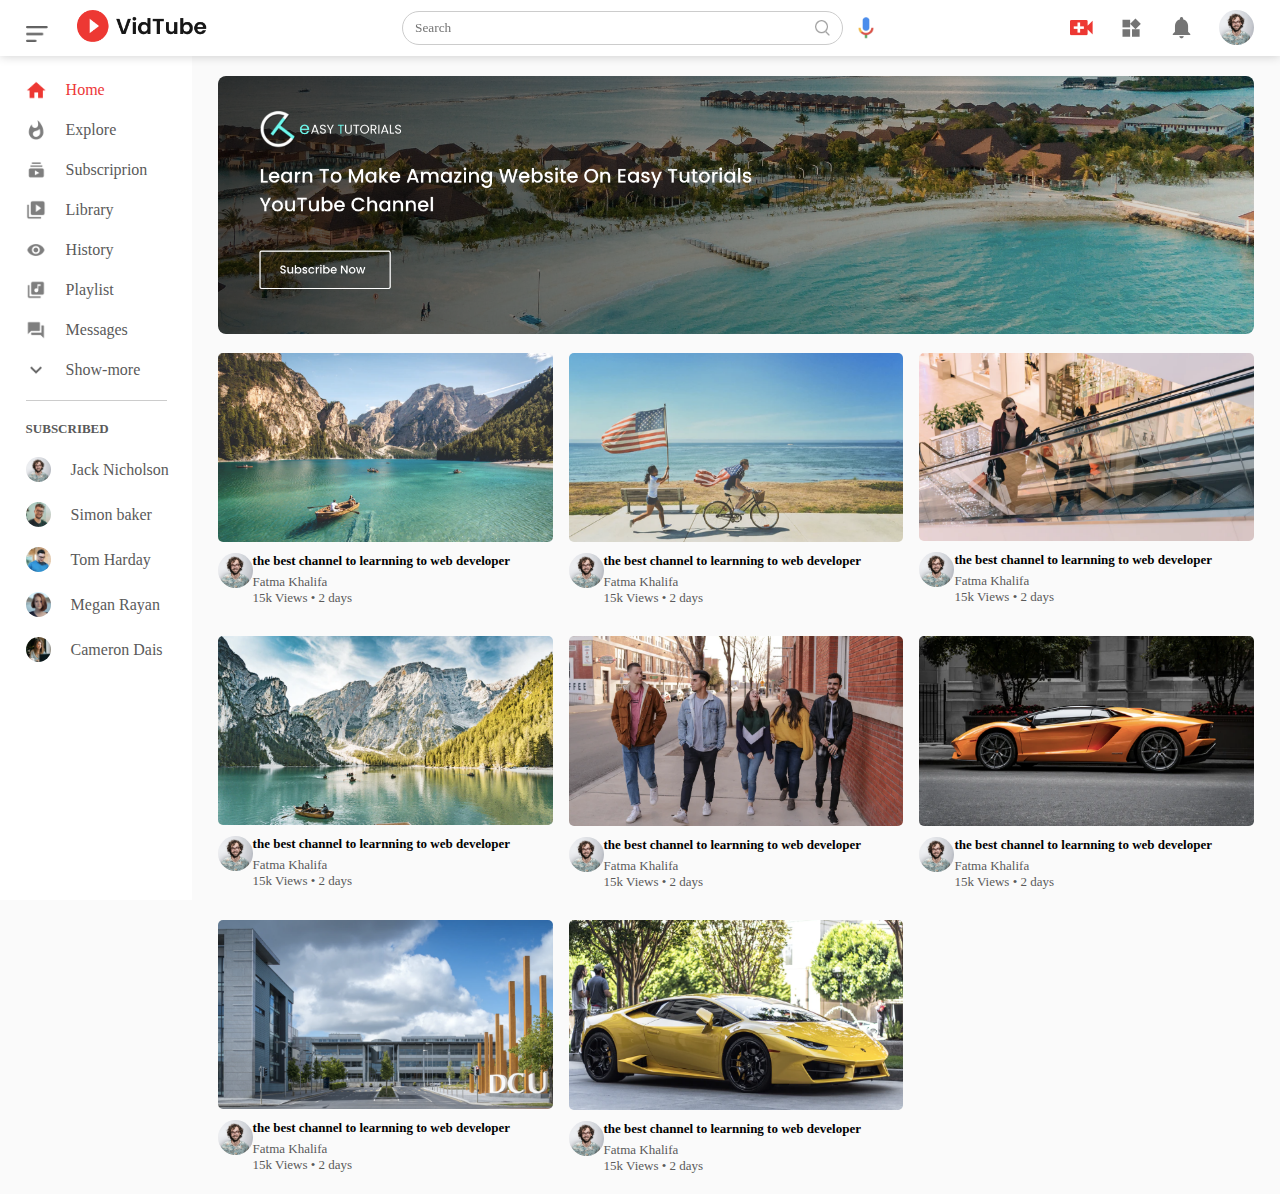
<file: index.html>
<!DOCTYPE html>
<html lang="en">
<head>
    <meta charset="UTF-8">
    <meta http-equiv="X-UA-Compatible" content="IE=edge">
    <meta name="viewport" content="width=device-width, initial-scale=1.0">
    <title>Video Sharing website - Fatma khalifa</title>
    <link rel ="stylesheet" href="style.css">
</head>
<body>
    <nav class="flex-div">
        <div class="nav-left">
            <img src="images/menu.png" class="menu-icon">
            <img src="images/logo.png" class="logo">
        </div>
        <div class="nav-middle flex-div">
            <div class="search-box flex-div">
                <input type="text" placeholder="Search">
                <img src="images/search.png" >
            </div>
            <img src="images/voice-search.png" class="mic-icon">

        </div>
        <div class="nav-right flex-div">
            <img src="images/upload.png">
            <img src="images/more.png">
            <img src="images/notification.png">
            <img src="images/Jack.png" class="user-icon">  <!-- .nav-right .user-icon لتدوير صورة المستخدم -->
            
        </div>

    </nav>
<!---------sidebar---------->
    <div class="sidebar">
        <div class="shortcut-links">
            <a href=""><img src="images/home.png"><p>Home</p></a>
            <a href=""><img src="images/explore.png"><p>Explore</p></a>
            <a href=""><img src="images/subscriprion.png"><p>Subscriprion</p></a>
            <a href=""><img src="images/library.png"><p>Library</p></a>
            <a href=""><img src="images/history.png"><p>History</p></a>
            <a href=""><img src="images/playlist.png"><p>Playlist</p></a>
            <a href=""><img src="images/messages.png"><p>Messages</p></a>
            <a href=""><img src="images/show-more.png"><p>Show-more</p></a>
            <hr>
        </div>
        <div class="subscribed-list">
            <h3>SUBSCRIBED</h3>
            <a href=""><img src="images/Jack.png"><p>Jack Nicholson</p></a>
            <a href=""><img src="images/simon.png"><p>Simon baker</p></a>
            <a href=""><img src="images/tom.png"><p>Tom Harday</p></a>
            <a href=""><img src="images/megan.png"><p>Megan Rayan</p></a>
            <a href=""><img src="images/cameron.png"><p>Cameron Dais</p></a>

        </div>
    </div>
    <!--------main------>
    <div class="container">
        <div class="banner">
            <img src="images/banner.png">

        </div> 
        <div class="list-container">
            <div class="vid-list">
                <a href="play-video.html"> <img src="images/thumbnail1.png" class="thumbail"></a>
               
                <div class="flex-div">
                    <img src="images/Jack.png">
                    <div class="vid-info">
                        <a href="play-video.html">the best channel to learnning to web developer</a>
                        <p>Fatma Khalifa</p>
                        <p>15k Views &bull; 2 days</p>
                    </div>
                </div>
            </div>

                <div class="vid-list">
                    <a href=""> <img src="images/thumbnail2.png" class="thumbail"></a>
                   
                    <div class="flex-div">
                        <img src="images/Jack.png">
                        <div class="vid-info">
                            <a href="">the best channel to learnning to web developer</a>
                            <p>Fatma Khalifa</p>
                            <p>15k Views &bull; 2 days</p>
                        </div>
                    </div>
                </div>

                    <div class="vid-list">
                        <a href=""> <img src="images/thumbnail3.png" class="thumbail"></a>
                       
                        <div class="flex-div">
                            <img src="images/Jack.png">
                            <div class="vid-info">
                                <a href="">the best channel to learnning to web developer</a>
                                <p>Fatma Khalifa</p>
                                <p>15k Views &bull; 2 days</p>
                            </div>
                        </div>
                    </div>

                        <div class="vid-list">
                            <a href=""> <img src="images/thumbnail4.png" class="thumbail"></a>
                           
                            <div class="flex-div">
                                <img src="images/Jack.png">
                                <div class="vid-info">
                                    <a href="">the best channel to learnning to web developer</a>
                                    <p>Fatma Khalifa</p>
                                    <p>15k Views &bull; 2 days</p>
                                </div>
                            </div>
                        </div>
                            <div class="vid-list">
                                <a href=""> <img src="images/thumbnail5.png" class="thumbail"></a>
                               
                                <div class="flex-div">
                                    <img src="images/Jack.png">
                                    <div class="vid-info">
                                        <a href="">the best channel to learnning to web developer</a>
                                        <p>Fatma Khalifa</p>
                                        <p>15k Views &bull; 2 days</p>
                                    </div>
                                </div>
                            </div>
                                <div class="vid-list">
                                    <a href=""> <img src="images/thumbnail6.png" class="thumbail"></a>
                                   
                                    <div class="flex-div">
                                        <img src="images/Jack.png">
                                        <div class="vid-info">
                                            <a href="">the best channel to learnning to web developer</a>
                                            <p>Fatma Khalifa</p>
                                            <p>15k Views &bull; 2 days</p>
                                        </div>
                                    </div>
                                </div>
                                    <div class="vid-list">
                                        <a href=""> <img src="images/thumbnail7.png" class="thumbail"></a>
                                       
                                        <div class="flex-div">
                                            <img src="images/Jack.png">
                                            <div class="vid-info">
                                                <a href="">the best channel to learnning to web developer</a>
                                                <p>Fatma Khalifa</p>
                                                <p>15k Views &bull; 2 days</p>
                                            </div>
                                        </div>
                                    </div>
                                        <div class="vid-list">
                                            <a href=""> <img src="images/thumbnail8.png" class="thumbail"></a>
                                           
                                            <div class="flex-div">
                                                <img src="images/Jack.png">
                                                <div class="vid-info">
                                                    <a href="">the best channel to learnning to web developer</a>
                                                    <p>Fatma Khalifa</p>
                                                    <p>15k Views &bull; 2 days</p>
                                                </div>
                                            </div>
            </div>
        </div>


    </div>

    <script src="script.js"> </script>
</body>
</html>
</file>
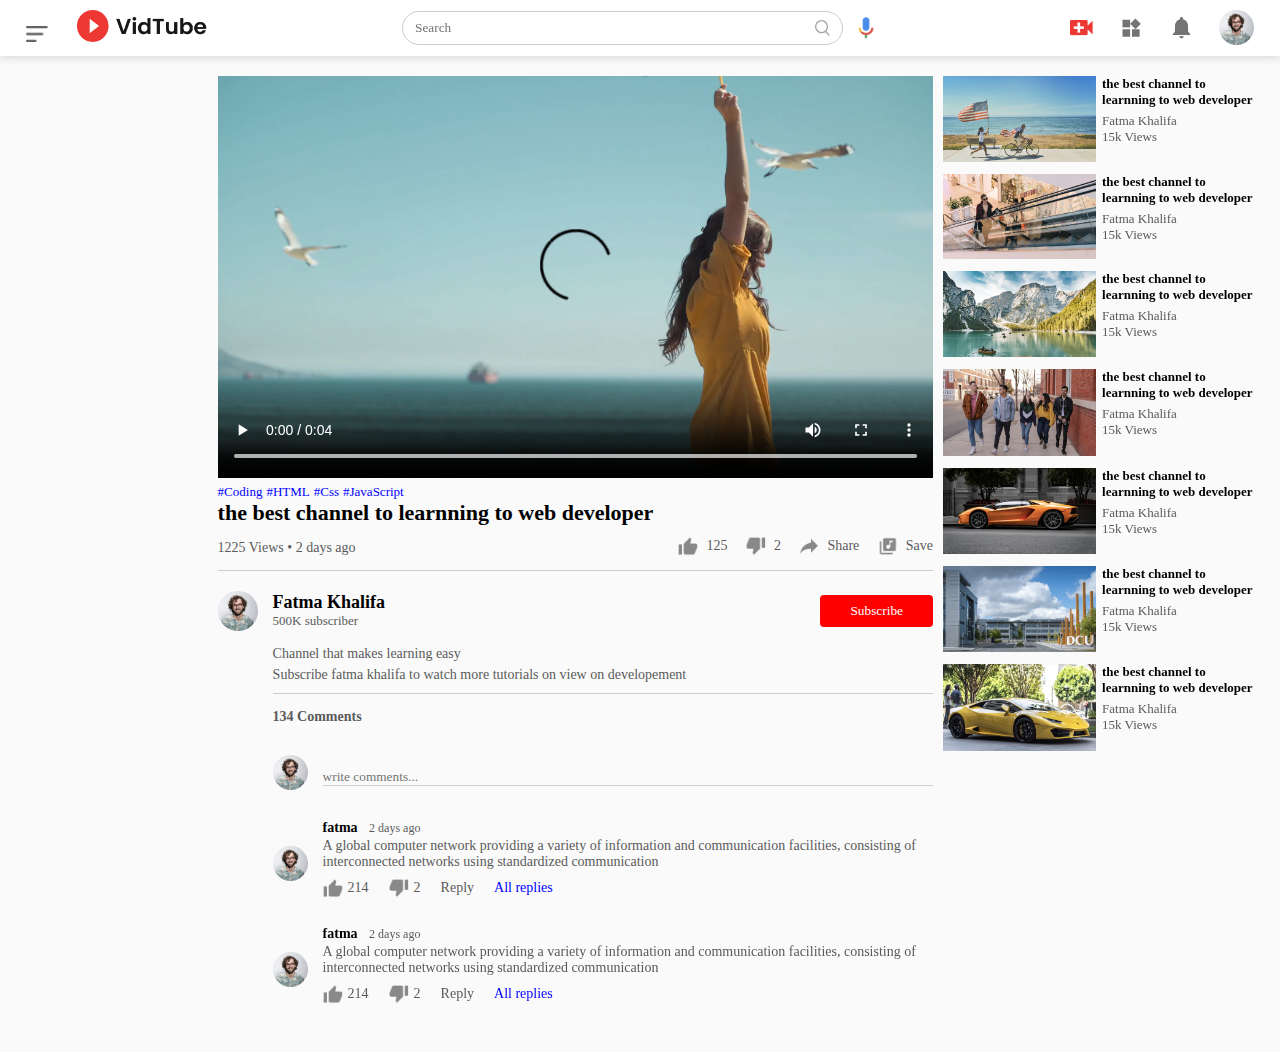
<file: play-video.html>
<!DOCTYPE html>
<html lang="en">
<head>
    <meta charset="UTF-8">
    <meta http-equiv="X-UA-Compatible" content="IE=edge">
    <meta name="viewport" content="width=device-width, initial-scale=1.0">
    <title>Play Video - Fatma khalifa</title>
    <link rel ="stylesheet" href="style.css">
</head>
<body>
    <nav class="flex-div">
        <div class="nav-left">
            <img src="images/menu.png" class="menu-icon">
            <img src="images/logo.png" class="logo">
        </div>
        <div class="nav-middle flex-div">
            <div class="search-box flex-div">
                <input type="text" placeholder="Search">
                <img src="images/search.png" >
            </div>
        
            <img src="images/voice-search.png" class="mic-icon">

        </div>
        <div class="nav-right flex-div">
            <img src="images/upload.png">
            <img src="images/more.png">
            <img src="images/notification.png">
            <img src="images/Jack.png" class="user-icon">  <!-- .nav-right .user-icon لتدوير صورة المستخدم -->
            
        </div>
    </nav>
        <div class="container paly-container">
            <div class="row">
                <div class="play-video">
                    <video controls outoplay>
                        <source src="images/video.mp4" type="video/mp4">
                    </video>
                    <div class="tags">
                        <a href="">#Coding</a>  <a href="">#HTML</a>  <a href="">#Css</a>  <a href="">#JavaScript</a>

                    </div> 
                    <h3>the best channel to learnning to web developer</h3>  
                    <div class="play-video-info">
                        <p>1225 Views &bull; 2 days ago</p>
                        <div>
                        <a href=""><img src="images/like.png">125</a>
                        <a href=""><img src="images/dislike.png">2</a>
                        <a href=""><img src="images/share.png">Share</a>
                        <a href=""><img src="images/save.png">Save</a>
                    </div> 
                </div>
                <hr> 
                <div class="publisher">
                 <img src="images/Jack.png">   
                 <div>
                     <p>Fatma Khalifa</p>
                     <span>500K subscriber </span>
                 </div> 
                 <button type="button">Subscribe</button>   
                </div> 
               <div class="vid-discription">
                   <p>Channel that makes learning easy</p>
                   <p>Subscribe fatma khalifa to watch more tutorials on view on developement</p>
                   <hr>
                   <h4>134 Comments</h4>
                   <div class="add-comments">
                       <img src="images/Jack.png" >
                       <input type="text" placeholder="write comments...">
                   </div>
                   <div class="old-comment">
                    <img src="images/Jack.png" >
                    <div>
                        <h3>fatma <span>2 days ago</span></h3>
                        <p>A global computer network providing a variety of information and communication facilities, consisting of
                             interconnected networks using standardized communication</p>
                             <div class="acomment-action">
                                 <img src="images/like.png" >
                                 <span>214</span>
                                 <img src="images/dislike.png" >
                                 <span>2</span>
                                 <span>Reply</span>
                                 <a href="">All replies</a>

                             </div>
                    </div>
                   </div>

                   <div class="old-comment">
                    <img src="images/Jack.png" >
                    <div>
                        <h3>fatma <span>2 days ago</span></h3>
                        <p>A global computer network providing a variety of information and communication facilities, consisting of
                             interconnected networks using standardized communication</p>
                             <div class="acomment-action">
                                 <img src="images/like.png" >
                                 <span>214</span>
                                 <img src="images/dislike.png" >
                                 <span>2</span>
                                 <span>Reply</span>
                                 <a href="">All replies</a>

                             </div>
                    </div>
                   </div>
               </div>
               



                </div>
                <div class="right-sidebar">
                    <div class="side-video-list">
                            <a href="" class="small-thumbnail"> <img src="images/thumbnail2.png" class="thumbail"></a>
                            <div class="vid-info">
                            <a href="">the best channel to learnning to web developer</a>
                            <p>Fatma Khalifa</p>
                        <p>15k Views</p>
                        </div>
                    </div>
              



                    <div class="side-video-list">
                        <a href="" class="small-thumbnail"> <img src="images/thumbnail3.png" class="thumbail"></a>
                        <div class="vid-info">
                        <a href="">the best channel to learnning to web developer</a>
                        <p>Fatma Khalifa</p>
                    <p>15k Views</p>
                    </div>
                </div>


                <div class="side-video-list">
                    <a href="" class="small-thumbnail"> <img src="images/thumbnail4.png" class="thumbail"></a>
                    <div class="vid-info">
                    <a href="">the best channel to learnning to web developer</a>
                    <p>Fatma Khalifa</p>
                <p>15k Views</p>
                </div>
            </div>


            <div class="side-video-list">
                <a href="" class="small-thumbnail"> <img src="images/thumbnail5.png" class="thumbail"></a>
                <div class="vid-info">
                <a href="">the best channel to learnning to web developer</a>
                <p>Fatma Khalifa</p>
            <p>15k Views</p>
            </div>
        </div>

        <div class="side-video-list">
            <a href="" class="small-thumbnail"> <img src="images/thumbnail6.png" class="thumbail"></a>
            <div class="vid-info">
            <a href="">the best channel to learnning to web developer</a>
            <p>Fatma Khalifa</p>
        <p>15k Views</p>
        </div>
    </div>

            <div class="side-video-list">
                <a href="" class="small-thumbnail"> <img src="images/thumbnail7.png" class="thumbail"></a>
                <div class="vid-info">
                <a href="">the best channel to learnning to web developer</a>
                <p>Fatma Khalifa</p>
            <p>15k Views</p>
            </div>
        </div>

        <div class="side-video-list">
            <a href="" class="small-thumbnail"> <img src="images/thumbnail8.png" class="thumbail"></a>
            <div class="vid-info">
            <a href="">the best channel to learnning to web developer</a>
            <p>Fatma Khalifa</p>
        <p>15k Views</p>
        </div>
    </div>



                </div>
            </div>
        </div>

    
</body>
</html>
</file>
<file: style.css>
*

{
    padding: 0;
    margin: 0;
    font-family: 'poppins','sans-serif';
    box-sizing:border-box ;
}
a{
    text-decoration: none;
    color: #5a5a5a;

}
img{
    cursor: pointer;

}
.flex-div{
    display: flex;
    align-items: center;
}
nav{
    padding: 10px 2%;
    justify-content: space-between ;
    box-shadow:  0 0 10px rgba(0, 0, 0, 0.2);
    background: #fff;
    position: sticky;
    top: 0;
    z-index : 10;
}
.nav-right img{
    width: 25px;
    margin-right: 25px;

}
.nav-right .user-icon{
    width: 35px;
    border-radius: 50%;
    margin-right: 0;
    

} /*  تدوير الصورة  */
.nav-left .menu-icon{
    width: 22px;
    margin-right: 25px;
}
.nav-left .logo{
    width: 130px;
}
.nav-middle .mic-icon{
    width: 16px;
}
.nav-middle .search-box{
    border: 1px solid #ccc;
    margin-right: 15px;
    padding: 8px 12px;
    border-radius: 25px;

}
.nav-middle .search-box input{
    width: 400px;
    border: 0;
    outline: 0;
    background: transparent;
}
.nav-middle .search-box img{
    width: 15px;
}
/*--------sidebar--------*/
.sidebar{
    background: #fff;
    width: 15%;
    height: 100vh;
    position: fixed;
    top: 0;
    padding-left: 2%;
    padding-top: 80px;
}
.shortcut-links a img{
width: 20px;
margin-right: 20px;
}
.shortcut-links a{
    display: flex;
    align-items: center;
    margin-bottom: 20px;
    width: fit-content;
    flex-wrap: wrap;
}
.shortcut-links a:first-child{
    color: #ed3838;
}
.sidebar hr{
    border: 0;
    height: 1px;
    background-color: #ccc;
    width: 85%;
}
.subscribed-list h3{
    font-size: 13px;
    margin: 20px 0;
    color: #5a5a5a;

}
.subscribed-list a{
    display: flex;
    align-items: center;
    margin-bottom: 20px;
    width: fit-content;
    flex-wrap: wrap;
}
.subscribed-list a img{
    width: 25px;
    border-radius: 50%; /*تدوير الصورة */
    margin-right: 20px;/* بعد النص عن الصورة */
}
/* اسم الكلاس اللي في ملف الجافا سكريبت*/
.small-sidebar{
    width: 5%;

}
/*في خال اختفاء واظهار الفائمة الجانية*/
.small-sidebar a p{
    display: none;
}
.small-sidebar h3{
    display: none;
}
.small-sidebar hr{
  width: 50%;  
  margin-bottom: 25px-;
}
/*----main-------*/
.container{
    background: #fafafa;
    padding-left: 17%;
    padding-right: 2%;
    padding-top: 20px;
    padding-bottom: 20px;

}
.large-container{
    padding-left: 7%;  
}
.banner{
    width: 100%;

}
.banner img{
    width: 100%;
    border-radius: 8px;
}
.list-container{
    display: grid;
    grid-template-columns: repeat(auto-fit, minmax(250px, 1fr));
    grid-column-gap: 16px;
    grid-row-gap: 30px;
    margin-top: 15px;
}
.vid-list .thumbail{
    width: 100%;
    border-radius: 5px;
}
.vid-list .flex-div{
    align-items: flex-start;
    margin-top: 7px;

}
.vid-list .flex-div img{
    width: 35px;
    margin-right: 0px;
    border-radius: 50%;
}
.vid-info{
    color: #5a5a5a;
    font-size: 13px;

}
.vid-info a{
    color: #000;
    font-weight: 600;
    display: block;
    margin-bottom: 5px;
}/*-----عند تصغير الصفحة او فتحها على الموبيايل لا تظهر القائمة الجانبية---*/
@media (max-width: 900px){
    .menu-icon{
        display: none;
    }
    .sidebar{
        display: none;
    }
    .container, .large-container{
        padding-left: 5%;
        padding-right: 5%;
    }
    .nav-right img{
        display: none;
    }
    .nav-right .user-icon{
        display: block;
        width: 30px;
    }
    .nav-middle .search-box input{
        width: 100px;
    }
    .nav-middle .mic-icon{
        display: none;
    }
    .logo{
        width: 90px;
    }
}
/*--------play video page--------------*/
.play-container{
    padding-left: 2%;
}
.row{
    display: flex;
    justify-content: space-between;
    flex-wrap: wrap;
}
.play-video{
    flex-basis: 69%;

}
.right-sidebar{
    flex-basis: 30%;
}
.play-video video{
    width: 100%;
}
.side-video-list{
    display: flex;
    justify-content: space-between;
    margin-bottom: 8px;
}
.side-video-list img{
    width: 100%;

}
.side-video-list .small-thumbnail{
    flex-basis: 49%;
}
.side-video-list .vid-info{
    flex-basis: 49%;
}
.play-video .tags a{
    color : #0000ff;
    font-size: 13px;
}
.play-video h3{
    font-weight: 600;
    font-size: 22px;
}
.play-video .play-video-info{
    display: flex;
    align-items: center;
    justify-content: space-between;
    flex-wrap: wrap;
    margin-top: 10px;
    font-size: 14px;
    color: #5a5a5a;

}
.play-video .play-video-info a img{
    width: 20px;
    margin-right: 8px;
}
.play-video .play-video-info a{
    display: inline-flex;
    align-items: center;
    margin-left: 15px;
}
.play-video hr{
    border: 0;
    height: 1px;
    background: #ccc;
    margin: 10px 0;
}
.publisher{
    display: flex;
    align-items: center;
    margin-top: 20px;
}
.publisher div{
    flex: 1px;
    line-height: 18px;

}
.publisher img{
  width: 40px;  
  border-radius: 50%; /*تدوير الصورة */
  margin-right: 15px;

}
.publisher div p{
    color: #000;
    font-weight: 600;
    font-size: 18px;
}
.publisher div span{
    font-size: 13px;
    color: #5a5a5a;
}
.publisher button{
    background: red;
    color: #fff;
    padding: 8px 30px;
    border: 0;
    outline: 0;
    border-radius: 4px;
    cursor: pointer;
}
.vid-discription{
    padding-left: 55px;
    margin: 15px 0;
}
.vid-discription p{
    font-size: 14px;
    margin-bottom: 5px;
    color: #5a5a5a;
}
.vid-discription h4{
    font-size: 14px;
    color: #5a5a5a;
    margin-top: 15px;

}
.add-comments{
    display: flex;
    align-items: center;
    margin: 30px 0;
}
.add-comments img{
    width: 35px;  
    border-radius: 50%; /*تدوير الصورة */
    margin-right: 15px;   
}
.add-comments input{
    border: 0;
    outline: 0;
    border-bottom: 1px solid #ccc;
    width: 100%;
    padding-top: 10px;
    background:transparent ;
}
.old-comment{
    display: flex;
    align-items: center;
    margin: 20px 0;
}
.old-comment img{
    width: 35px;  
    border-radius: 50%; /*تدوير الصورة */
    margin-right: 15px;   
}
.old-comment h3{
    font-size: 14px;
    margin-bottom: 2px;

}
.old-comment h3 span{
    font-size: 12px;
    color: #5a5a5a;
    font-weight: 500;
    margin-left: 8px;

}
.old-comment .acomment-action{
    display: flex;
    align-items: center;
    margin: 8px 0;
    font-size: 14px;

}
.old-comment .acomment-action img{
    border-radius: 0;
    width: 20px;
    margin-right: 5px;
}
.old-comment .acomment-action span{
    margin-right: 20px;
    color: #5a5a5a;
}
.old-comment .acomment-action a{
    color: #0000ff;

}
@media (max-width:900px){
    .play-video{
        flex-basis: 100%;
    }
    .right-sidebar{
        flex-basis: 100%;
    }
    .play-container{
        padding-left: 5%;
    }
    .vid-discription{
        padding-left: 0;

    }
    .play-video .play-video-info a{
        margin-left: 0;
        margin-right: 15px;
        margin-top: 15px;

    }

}
</file>
